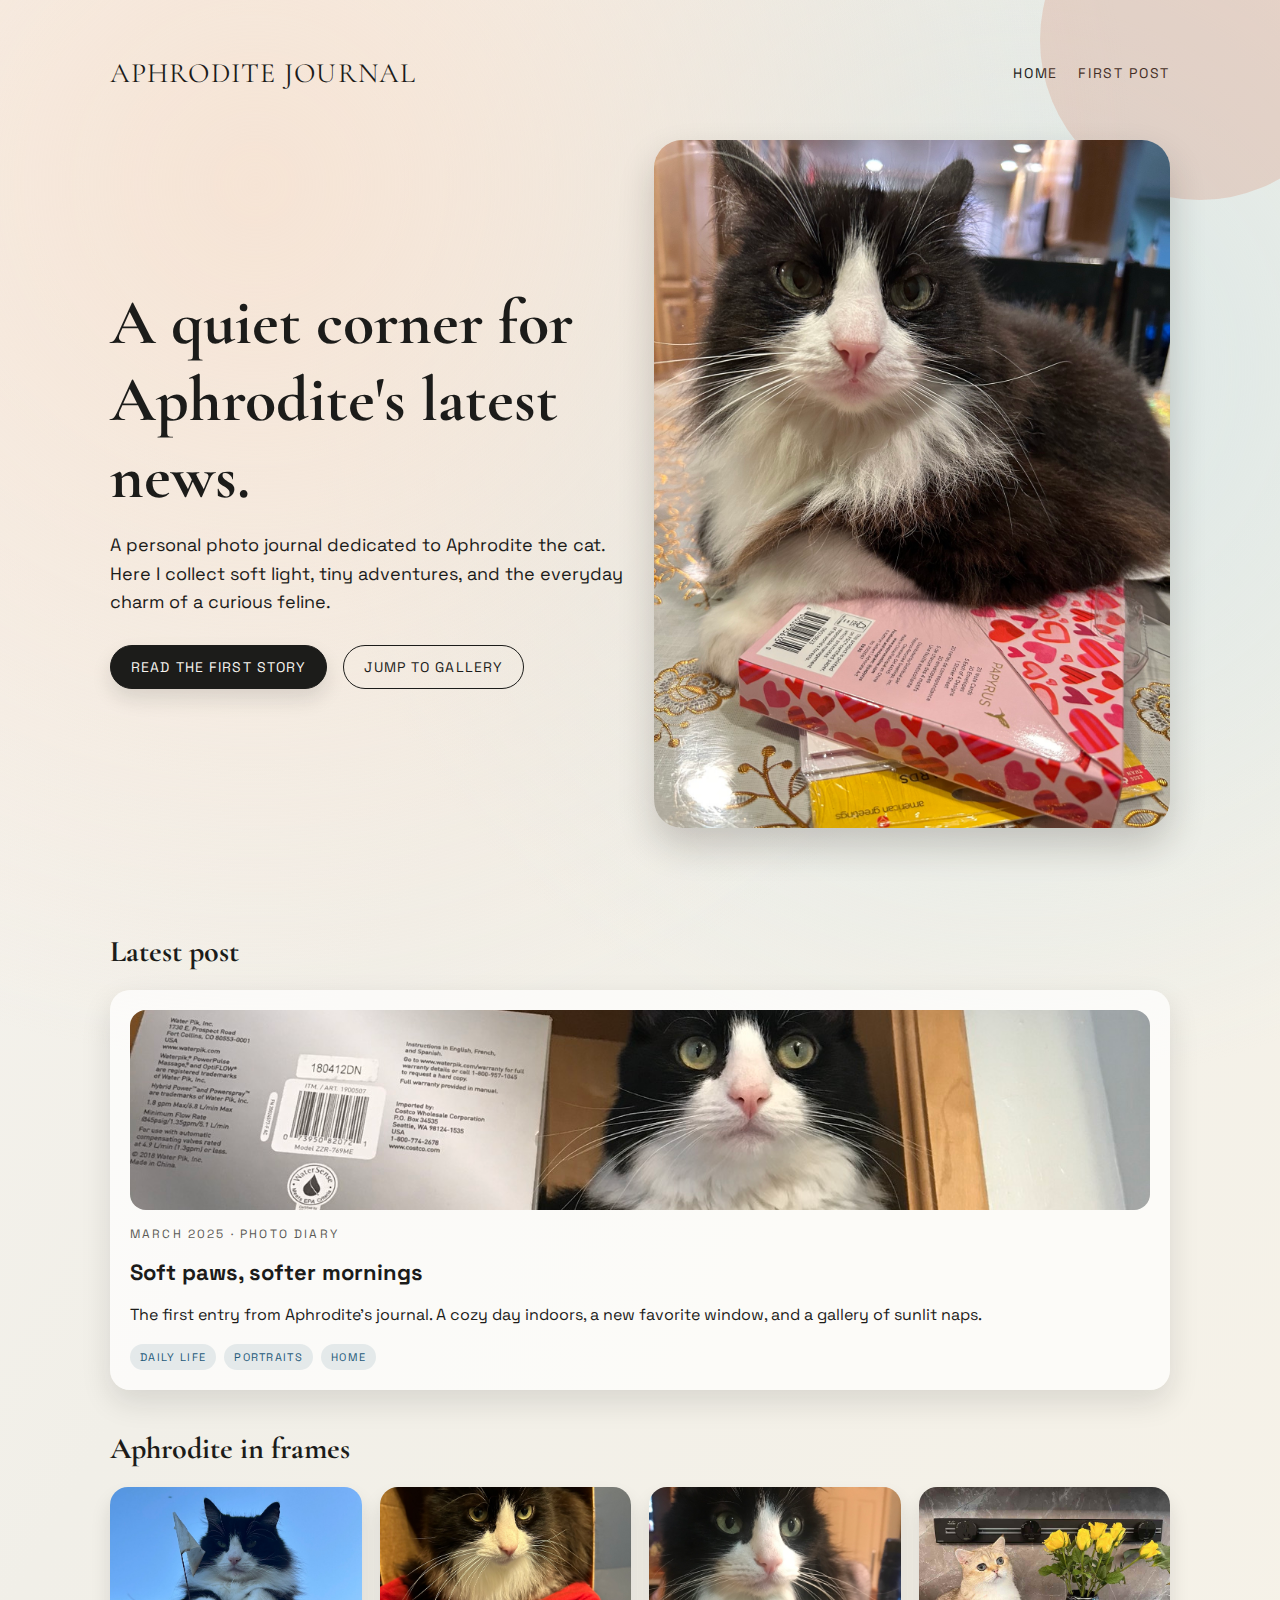
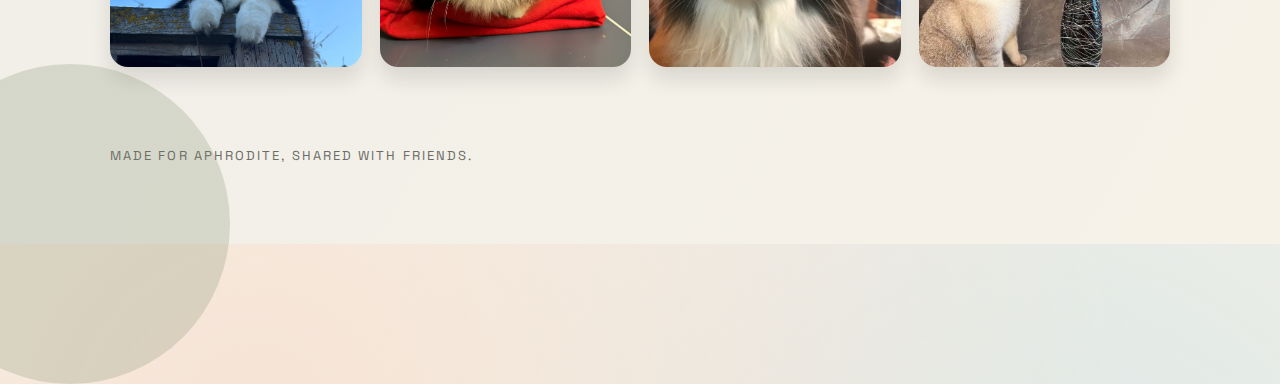
<file: index.html>
<!doctype html>
<html lang="en">
  <head>
    <meta charset="UTF-8" />
    <meta name="viewport" content="width=device-width, initial-scale=1" />
    <title>Aphrodite Journal</title>
    <link rel="stylesheet" href="styles.css" />
  </head>
  <body>
    <main>
      <header>
        <div class="brand">Aphrodite Journal</div>
        <nav class="nav-links">
          <a href="index.html">Home</a>
          <a href="posts/aphrodite-first.html">First Post</a>
        </nav>
      </header>

      <section class="hero">
        <div class="hero-text">
          <h1>A quiet corner for Aphrodite's latest news.</h1>
          <p>
            A personal photo journal dedicated to Aphrodite the cat. Here I collect
            soft light, tiny adventures, and the everyday charm of a curious feline.
          </p>
          <div class="hero-buttons">
            <a class="button primary" href="posts/aphrodite-first.html">Read the first story</a>
            <a class="button" href="#gallery">Jump to gallery</a>
          </div>
        </div>
        <div class="hero-image">
          <img src="images/IMG_3758.jpg" alt="Aphrodite lounging" />
        </div>
      </section>

      <section>
        <h2 class="section-title">Latest post</h2>
        <div class="post-grid">
          <a class="post-card" href="posts/aphrodite-first.html">
            <img src="images/IMG_4125.jpg" alt="Aphrodite portrait" />
            <div class="meta">March 2025 · Photo diary</div>
            <h3>Soft paws, softer mornings</h3>
            <p>
              The first entry from Aphrodite's journal. A cozy day indoors, a new
              favorite window, and a gallery of sunlit naps.
            </p>
            <div class="tag-row">
              <span class="tag">Daily life</span>
              <span class="tag">Portraits</span>
              <span class="tag">Home</span>
            </div>
          </a>
        </div>
      </section>

      <section id="gallery">
        <h2 class="section-title">Aphrodite in frames</h2>
        <div class="gallery-strip">
          <img src="images/IMG_1432.jpg" alt="Aphrodite resting" />
          <img src="images/IMG_2837.jpg" alt="Aphrodite close-up" />
          <img src="images/IMG_7109.jpg" alt="Aphrodite looking out" />
          <img src="images/IMG_9324.jpg" alt="Aphrodite curled up" />
        </div>
      </section>

      <footer>Made for Aphrodite, shared with friends.</footer>
    </main>
  </body>
</html>
</file>
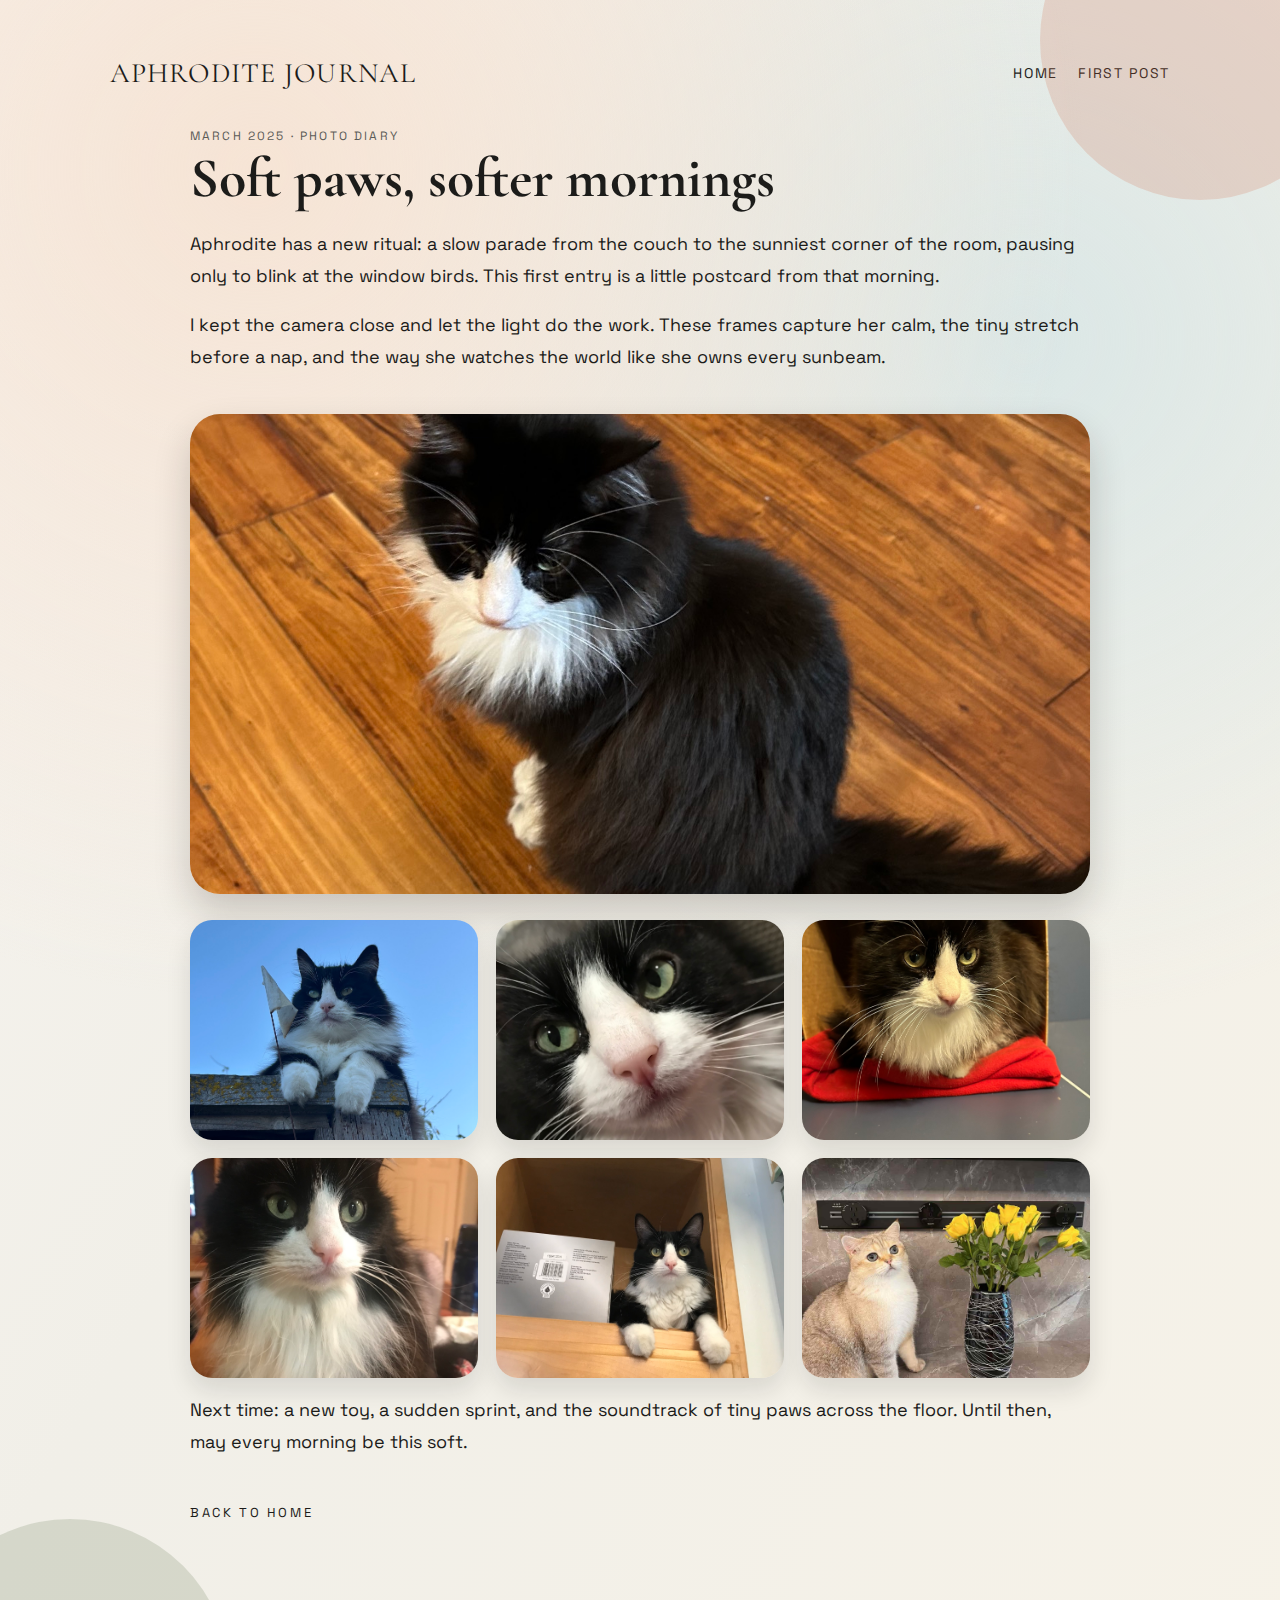
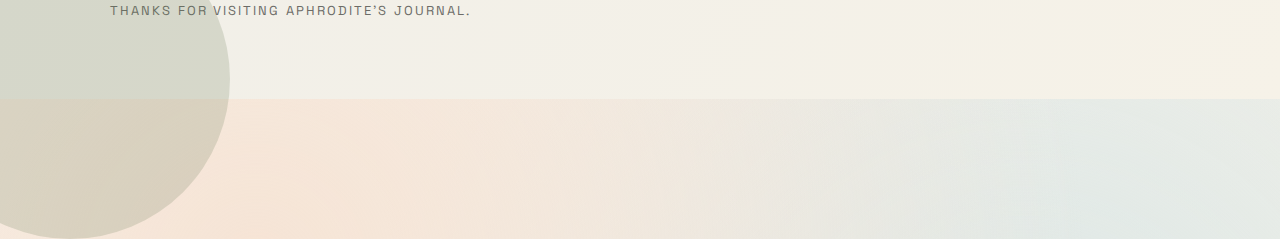
<file: posts/aphrodite-first.html>
<!doctype html>
<html lang="en">
  <head>
    <meta charset="UTF-8" />
    <meta name="viewport" content="width=device-width, initial-scale=1" />
    <title>Soft paws, softer mornings</title>
    <link rel="stylesheet" href="../styles.css" />
  </head>
  <body>
    <main>
      <header>
        <div class="brand">Aphrodite Journal</div>
        <nav class="nav-links">
          <a href="../index.html">Home</a>
          <a href="aphrodite-first.html">First Post</a>
        </nav>
      </header>

      <article class="article">
        <div class="article-hero">
          <div>
            <div class="meta">March 2025 · Photo diary</div>
            <h1>Soft paws, softer mornings</h1>
            <p>
              Aphrodite has a new ritual: a slow parade from the couch to the
              sunniest corner of the room, pausing only to blink at the window
              birds. This first entry is a little postcard from that morning.
            </p>
            <p>
              I kept the camera close and let the light do the work. These frames
              capture her calm, the tiny stretch before a nap, and the way she
              watches the world like she owns every sunbeam.
            </p>
          </div>
          <img src="../images/IMG_8733.jpg" alt="Aphrodite in the light" />
        </div>

        <div class="article-gallery">
          <img src="../images/IMG_1433.jpg" alt="Aphrodite stretching" />
          <img src="../images/IMG_7947.jpg" alt="Aphrodite in profile" />
          <img src="../images/IMG_2837.jpg" alt="Aphrodite portrait" />
          <img src="../images/IMG_7109.jpg" alt="Aphrodite by the window" />
          <img src="../images/IMG_4125.jpg" alt="Aphrodite at rest" />
          <img src="../images/IMG_9324.jpg" alt="Aphrodite curled up" />
        </div>

        <p>
          Next time: a new toy, a sudden sprint, and the soundtrack of tiny paws
          across the floor. Until then, may every morning be this soft.
        </p>

        <a class="back-link" href="../index.html">Back to home</a>
      </article>

      <footer>Thanks for visiting Aphrodite's journal.</footer>
    </main>
  </body>
</html>
</file>
<file: styles.css>
@import url('https://fonts.googleapis.com/css2?family=Cormorant+Garamond:wght@400;600&family=Space+Grotesk:wght@300;400;600&display=swap');

:root {
  color-scheme: light;
  --ink: #1c1c1a;
  --paper: #f7f4ef;
  --ember: #d36b4a;
  --moss: #6a7d59;
  --sky: #b7c7c8;
  --shadow: rgba(25, 25, 25, 0.12);
  --accent: #1f5a7a;
}

* {
  box-sizing: border-box;
}

body {
  margin: 0;
  font-family: 'Space Grotesk', sans-serif;
  color: var(--ink);
  background: radial-gradient(circle at 20% 10%, #f6e4d5 0%, transparent 45%),
    radial-gradient(circle at 80% 20%, #dbe7e6 0%, transparent 40%),
    linear-gradient(120deg, #f7f4ef 0%, #f1efe8 40%, #f6f2e8 100%);
  min-height: 100vh;
  position: relative;
}

body::before,
body::after {
  content: '';
  position: absolute;
  width: 320px;
  height: 320px;
  border-radius: 50%;
  filter: blur(0px);
  opacity: 0.2;
  pointer-events: none;
}

body::before {
  background: #d36b4a;
  top: -120px;
  right: -80px;
}

body::after {
  background: #6a7d59;
  bottom: -140px;
  left: -90px;
}

a {
  color: inherit;
  text-decoration: none;
}

main {
  max-width: 1100px;
  margin: 0 auto;
  padding: 32px 20px 80px;
}

header {
  display: flex;
  align-items: center;
  justify-content: space-between;
  padding: 24px 0 10px;
}

.brand {
  font-family: 'Cormorant Garamond', serif;
  font-size: 28px;
  letter-spacing: 0.04em;
  text-transform: uppercase;
}

.nav-links {
  display: flex;
  gap: 20px;
  font-size: 14px;
  text-transform: uppercase;
  letter-spacing: 0.12em;
}

.hero {
  display: grid;
  gap: 28px;
  grid-template-columns: repeat(auto-fit, minmax(280px, 1fr));
  align-items: center;
  padding: 40px 0 60px;
}

.hero-text h1 {
  font-family: 'Cormorant Garamond', serif;
  font-size: clamp(36px, 5vw, 64px);
  margin: 0 0 16px;
}

.hero-text p {
  font-size: 18px;
  line-height: 1.6;
  max-width: 520px;
  margin: 0 0 28px;
}

.hero-buttons {
  display: flex;
  gap: 16px;
  flex-wrap: wrap;
}

.button {
  padding: 12px 20px;
  border-radius: 999px;
  border: 1px solid var(--ink);
  font-size: 14px;
  letter-spacing: 0.08em;
  text-transform: uppercase;
  transition: transform 0.2s ease, box-shadow 0.2s ease;
}

.button.primary {
  background: var(--ink);
  color: var(--paper);
  border-color: var(--ink);
  box-shadow: 0 10px 20px var(--shadow);
}

.button:hover {
  transform: translateY(-2px);
  box-shadow: 0 12px 24px var(--shadow);
}

.hero-image {
  position: relative;
  aspect-ratio: 3 / 4;
  width: 100%;
}

.hero-image img {
  width: 100%;
  height: 100%;
  object-fit: cover;
  border-radius: 28px;
  box-shadow: 0 18px 36px rgba(33, 27, 20, 0.2);
}

.section-title {
  font-family: 'Cormorant Garamond', serif;
  font-size: 30px;
  margin: 40px 0 20px;
}

.post-grid {
  display: grid;
  gap: 24px;
  grid-template-columns: repeat(auto-fit, minmax(260px, 1fr));
}

.post-card {
  background: rgba(255, 255, 255, 0.7);
  border-radius: 20px;
  padding: 20px;
  box-shadow: 0 12px 30px var(--shadow);
  display: flex;
  flex-direction: column;
  gap: 16px;
  transition: transform 0.25s ease;
}

.post-card:hover {
  transform: translateY(-4px);
}

.post-card img {
  width: 100%;
  height: 200px;
  object-fit: cover;
  border-radius: 16px;
}

.meta {
  font-size: 12px;
  text-transform: uppercase;
  letter-spacing: 0.18em;
  color: #5b5b57;
}

.post-card h3 {
  margin: 0;
  font-size: 22px;
}

.post-card p {
  margin: 0;
  line-height: 1.6;
}

.tag-row {
  display: flex;
  gap: 8px;
  flex-wrap: wrap;
}

.tag {
  padding: 6px 10px;
  border-radius: 999px;
  font-size: 11px;
  text-transform: uppercase;
  letter-spacing: 0.12em;
  background: rgba(31, 90, 122, 0.1);
  color: var(--accent);
}

.gallery-strip {
  display: grid;
  grid-template-columns: repeat(auto-fit, minmax(180px, 1fr));
  gap: 18px;
  margin-top: 20px;
}

.gallery-strip img {
  width: 100%;
  height: 180px;
  object-fit: cover;
  border-radius: 18px;
  box-shadow: 0 12px 20px var(--shadow);
}

footer {
  margin-top: 80px;
  font-size: 13px;
  text-transform: uppercase;
  letter-spacing: 0.16em;
  color: #6c6c67;
}

.article {
  max-width: 900px;
  margin: 0 auto;
}

.article-hero {
  margin-top: 20px;
  display: grid;
  gap: 24px;
}

.article-hero img {
  width: 100%;
  border-radius: 30px;
  max-height: 480px;
  object-fit: cover;
  box-shadow: 0 18px 36px rgba(33, 27, 20, 0.2);
}

.article h1 {
  font-family: 'Cormorant Garamond', serif;
  font-size: clamp(34px, 5vw, 56px);
  margin: 0;
}

.article p {
  line-height: 1.8;
  font-size: 18px;
  margin: 16px 0;
}

.article .meta {
  margin-top: 8px;
}

.article-gallery {
  display: grid;
  gap: 18px;
  grid-template-columns: repeat(auto-fit, minmax(220px, 1fr));
  margin-top: 26px;
}

.article-gallery img {
  width: 100%;
  height: 220px;
  object-fit: cover;
  border-radius: 22px;
  box-shadow: 0 12px 24px var(--shadow);
}

.back-link {
  display: inline-flex;
  align-items: center;
  gap: 8px;
  font-size: 13px;
  text-transform: uppercase;
  letter-spacing: 0.2em;
  margin-top: 30px;
}

@media (max-width: 720px) {
  header {
    flex-direction: column;
    align-items: flex-start;
    gap: 12px;
  }

  .hero {
    padding-top: 20px;
  }
}
</file>
